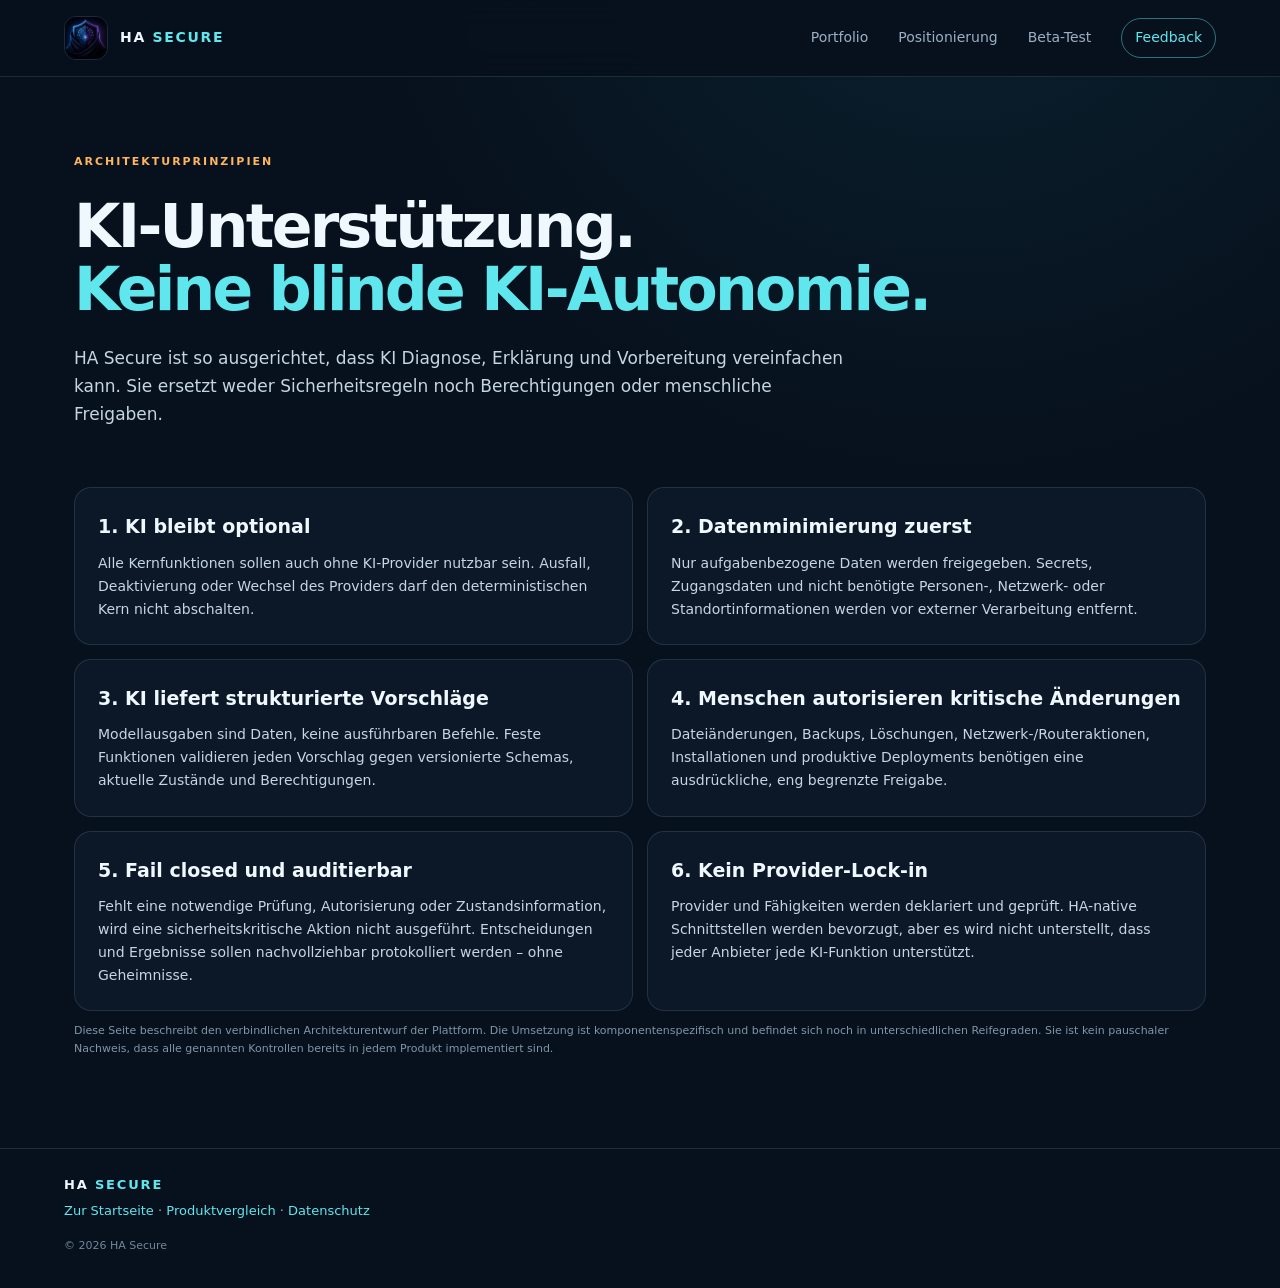
<file: principles.html>
<!doctype html><html lang="de"><head><meta charset="utf-8"><meta name="viewport" content="width=device-width, initial-scale=1"><title>AI & Security Principles – HA Secure</title><meta name="description" content="Die verbindlichen Gestaltungsprinzipien von HA Secure: optionale KI, deterministische Prüfungen, minimale Daten und menschliche Freigabe."><meta name="theme-color" content="#07111d"><link rel="icon" type="image/png" sizes="64x64" href="assets/brand/favicon-64.png"><link rel="stylesheet" href="assets/site.css"><link rel="canonical" href="https://hasecure.github.io/ha-secure-website/principles.html"></head><body><header class="site-header"><a class="brand" href="index.html"><img src="assets/brand/ha-secure-logo-192.png" width="44" height="44" alt="HA Secure"><span>HA <b>SECURE</b></span></a><nav><a href="index.html#portfolio">Portfolio</a><a href="positioning.html">Positionierung</a><a href="beta.html">Beta-Test</a><a class="nav-cta" href="https://github.com/HASecure/ha-secure-website/issues/new?template=feedback.yml">Feedback</a></nav></header><main class="subpage"><section class="subhero"><span class="eyebrow">ARCHITEKTURPRINZIPIEN</span><h1>KI-Unterstützung.<br><span>Keine blinde KI-Autonomie.</span></h1><p>HA Secure ist so ausgerichtet, dass KI Diagnose, Erklärung und Vorbereitung vereinfachen kann. Sie ersetzt weder Sicherheitsregeln noch Berechtigungen oder menschliche Freigaben.</p></section><div class="principle-cards"><article><h2>1. KI bleibt optional</h2><p>Alle Kernfunktionen sollen auch ohne KI-Provider nutzbar sein. Ausfall, Deaktivierung oder Wechsel des Providers darf den deterministischen Kern nicht abschalten.</p></article><article><h2>2. Datenminimierung zuerst</h2><p>Nur aufgabenbezogene Daten werden freigegeben. Secrets, Zugangsdaten und nicht benötigte Personen-, Netzwerk- oder Standortinformationen werden vor externer Verarbeitung entfernt.</p></article><article><h2>3. KI liefert strukturierte Vorschläge</h2><p>Modellausgaben sind Daten, keine ausführbaren Befehle. Feste Funktionen validieren jeden Vorschlag gegen versionierte Schemas, aktuelle Zustände und Berechtigungen.</p></article><article><h2>4. Menschen autorisieren kritische Änderungen</h2><p>Dateiänderungen, Backups, Löschungen, Netzwerk-/Routeraktionen, Installationen und produktive Deployments benötigen eine ausdrückliche, eng begrenzte Freigabe.</p></article><article><h2>5. Fail closed und auditierbar</h2><p>Fehlt eine notwendige Prüfung, Autorisierung oder Zustandsinformation, wird eine sicherheitskritische Aktion nicht ausgeführt. Entscheidungen und Ergebnisse sollen nachvollziehbar protokolliert werden – ohne Geheimnisse.</p></article><article><h2>6. Kein Provider-Lock-in</h2><p>Provider und Fähigkeiten werden deklariert und geprüft. HA-native Schnittstellen werden bevorzugt, aber es wird nicht unterstellt, dass jeder Anbieter jede KI-Funktion unterstützt.</p></article></div><p class="fineprint">Diese Seite beschreibt den verbindlichen Architekturentwurf der Plattform. Die Umsetzung ist komponentenspezifisch und befindet sich noch in unterschiedlichen Reifegraden. Sie ist kein pauschaler Nachweis, dass alle genannten Kontrollen bereits in jedem Produkt implementiert sind.</p></main><footer><div class="footer-brand">HA <b>SECURE</b></div><p><a href="index.html">Zur Startseite</a> · <a href="positioning.html">Produktvergleich</a> · <a href="privacy.html">Datenschutz</a></p><small>© 2026 HA Secure</small></footer></body></html>
</file>
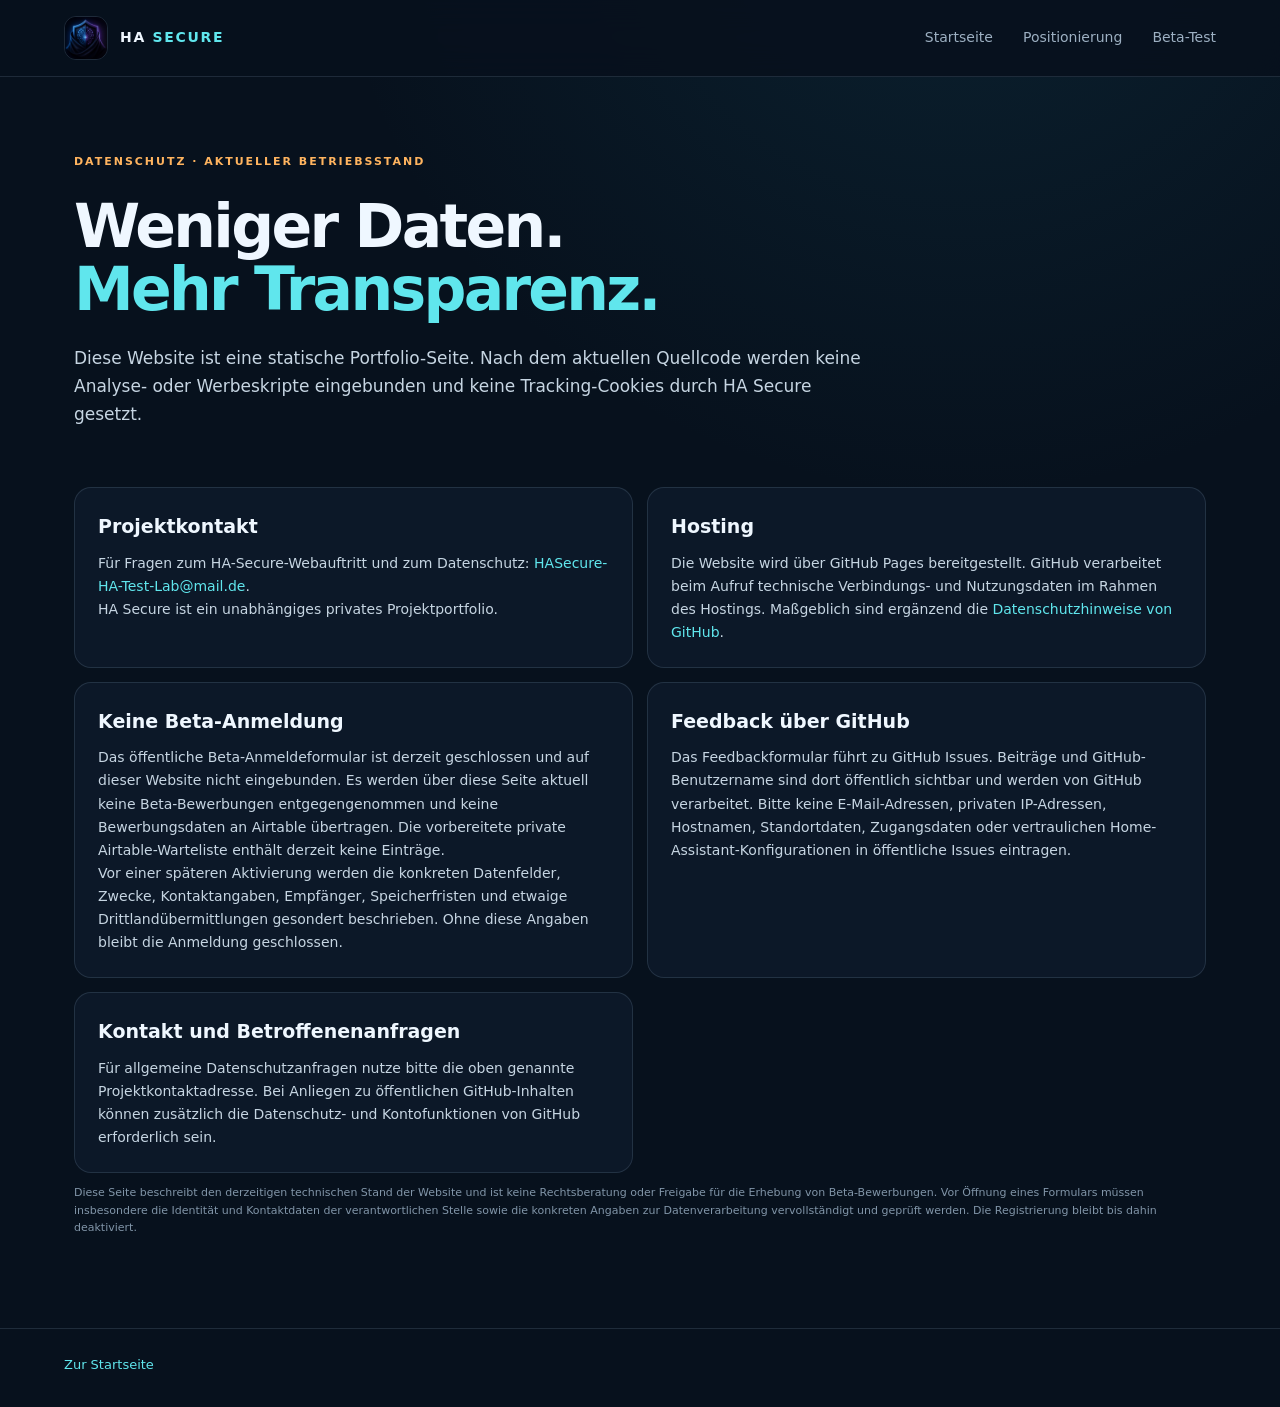
<file: privacy.html>
<!doctype html>
<html lang="de">
<head>
  <meta charset="utf-8"><meta name="viewport" content="width=device-width, initial-scale=1">
  <title>Datenschutz – HA Secure</title>
  <meta name="description" content="Aktuelle Datenschutzinformationen zur statischen HA-Secure-Website und zum geschlossenen Beta-Programm.">
  <meta name="theme-color" content="#07111d">
  <link rel="icon" type="image/png" sizes="64x64" href="assets/brand/favicon-64.png">
  <link rel="stylesheet" href="assets/site.css">
</head>
<body>
<header class="site-header"><a class="brand" href="index.html"><img src="assets/brand/ha-secure-logo-192.png" width="44" height="44" alt="HA Secure"><span>HA <b>SECURE</b></span></a><nav><a href="index.html">Startseite</a><a href="positioning.html">Positionierung</a><a href="beta.html">Beta-Test</a></nav></header>
<main class="subpage">
  <section class="subhero"><span class="eyebrow">DATENSCHUTZ · AKTUELLER BETRIEBSSTAND</span><h1>Weniger Daten.<br><span>Mehr Transparenz.</span></h1><p>Diese Website ist eine statische Portfolio-Seite. Nach dem aktuellen Quellcode werden keine Analyse- oder Werbeskripte eingebunden und keine Tracking-Cookies durch HA Secure gesetzt.</p></section>
  <div class="principle-cards">
    <article><h2>Projektkontakt</h2><p>Für Fragen zum HA-Secure-Webauftritt und zum Datenschutz: <a href="mailto:HASecure-HA-Test-Lab@mail.de">HASecure-HA-Test-Lab@mail.de</a>.</p><p>HA Secure ist ein unabhängiges privates Projektportfolio.</p></article>
    <article><h2>Hosting</h2><p>Die Website wird über GitHub Pages bereitgestellt. GitHub verarbeitet beim Aufruf technische Verbindungs- und Nutzungsdaten im Rahmen des Hostings. Maßgeblich sind ergänzend die <a href="https://docs.github.com/en/site-policy/privacy-policies/github-general-privacy-statement">Datenschutzhinweise von GitHub</a>.</p></article>
    <article><h2>Keine Beta-Anmeldung</h2><p>Das öffentliche Beta-Anmeldeformular ist derzeit geschlossen und auf dieser Website nicht eingebunden. Es werden über diese Seite aktuell keine Beta-Bewerbungen entgegengenommen und keine Bewerbungsdaten an Airtable übertragen. Die vorbereitete private Airtable-Warteliste enthält derzeit keine Einträge.</p><p>Vor einer späteren Aktivierung werden die konkreten Datenfelder, Zwecke, Kontaktangaben, Empfänger, Speicherfristen und etwaige Drittlandübermittlungen gesondert beschrieben. Ohne diese Angaben bleibt die Anmeldung geschlossen.</p></article>
    <article><h2>Feedback über GitHub</h2><p>Das Feedbackformular führt zu GitHub Issues. Beiträge und GitHub-Benutzername sind dort öffentlich sichtbar und werden von GitHub verarbeitet. Bitte keine E-Mail-Adressen, privaten IP-Adressen, Hostnamen, Standortdaten, Zugangsdaten oder vertraulichen Home-Assistant-Konfigurationen in öffentliche Issues eintragen.</p></article>
    <article><h2>Kontakt und Betroffenenanfragen</h2><p>Für allgemeine Datenschutzanfragen nutze bitte die oben genannte Projektkontaktadresse. Bei Anliegen zu öffentlichen GitHub-Inhalten können zusätzlich die Datenschutz- und Kontofunktionen von GitHub erforderlich sein.</p></article>
  </div>
  <p class="fineprint">Diese Seite beschreibt den derzeitigen technischen Stand der Website und ist keine Rechtsberatung oder Freigabe für die Erhebung von Beta-Bewerbungen. Vor Öffnung eines Formulars müssen insbesondere die Identität und Kontaktdaten der verantwortlichen Stelle sowie die konkreten Angaben zur Datenverarbeitung vervollständigt und geprüft werden. Die Registrierung bleibt bis dahin deaktiviert.</p>
</main>
<footer><a href="index.html">Zur Startseite</a></footer>
</body>
</html>
</file>
<file: assets/site.css>
:root{--bg:#07111d;--panel:#0d1b2b;--panel2:#102235;--ink:#eff7ff;--muted:#9db0c2;--line:rgba(174,207,231,.14);--cyan:#60e6ed;--teal:#1fc5bb;--amber:#ffb45f;--shadow:0 18px 55px rgba(0,0,0,.25)}*{box-sizing:border-box}html{scroll-behavior:smooth}body{margin:0;background:radial-gradient(circle at 75% -10%,rgba(25,94,117,.22),transparent 35%),var(--bg);color:var(--ink);font:16px/1.65 Inter,ui-sans-serif,system-ui,-apple-system,BlinkMacSystemFont,"Segoe UI",sans-serif}a{color:var(--cyan);text-decoration:none}a:hover{text-decoration:underline}.site-header{display:flex;align-items:center;justify-content:space-between;gap:24px;padding:16px clamp(18px,5vw,72px);border-bottom:1px solid var(--line);background:rgba(7,17,29,.88);position:sticky;top:0;z-index:5;backdrop-filter:blur(16px)}.brand{display:flex;align-items:center;gap:12px;color:var(--ink);font-weight:800;letter-spacing:.12em;font-size:14px}.brand img{border-radius:12px;border:1px solid var(--line)}.brand b,.footer-brand b{color:var(--cyan)}nav{display:flex;align-items:center;gap:clamp(12px,2.4vw,30px);font-size:14px;color:var(--muted)}nav a{color:var(--muted)}.nav-cta{border:1px solid rgba(96,230,237,.45);padding:7px 13px;border-radius:999px;color:var(--cyan)}main{max-width:1220px;margin:0 auto;padding:0 clamp(18px,4vw,44px)}.hero{padding:76px 0 60px;max-width:900px}.hero-kicker,.eyebrow,.index{font-size:11px;letter-spacing:.18em;font-weight:800;color:var(--amber)}.pulse{display:inline-block;width:7px;height:7px;border-radius:50%;background:var(--teal);margin-right:9px;box-shadow:0 0 15px var(--teal)}h1{font-size:clamp(40px,6.2vw,74px);line-height:1.04;letter-spacing:-.045em;margin:22px 0 24px}h1 span{color:var(--cyan)}.lead-de{font-size:clamp(19px,2.3vw,25px);line-height:1.45;max-width:770px;margin:0 0 7px}.lead-en{font-size:17px;color:var(--muted);max-width:770px;margin:0}.hero-tags{display:flex;gap:9px;flex-wrap:wrap;margin-top:28px}.hero-tags span{padding:6px 11px;border-radius:999px;background:rgba(96,230,237,.07);border:1px solid rgba(96,230,237,.16);color:#bceff0;font-size:12px}.principle-banner{display:grid;grid-template-columns:1.1fr .9fr;gap:10px 40px;padding:28px 30px;border:1px solid rgba(96,230,237,.24);border-radius:18px;background:linear-gradient(120deg,rgba(20,87,100,.26),rgba(16,34,53,.8));box-shadow:var(--shadow);margin-bottom:82px}.principle-banner h2{font-size:clamp(21px,3vw,32px);line-height:1.2;margin:8px 0 0}.principle-banner>p:first-of-type{font-size:18px;color:var(--cyan);align-self:end;margin:0}.principle-detail{grid-column:1/-1;color:var(--muted);margin:4px 0 0}.portfolio-section{padding:0 0 76px}.section-heading{display:flex;align-items:end;justify-content:space-between;gap:30px;margin-bottom:25px}.section-heading h2,.why h2,.feedback h2{font-size:clamp(27px,3.8vw,42px);line-height:1.15;margin:7px 0 0;letter-spacing:-.03em}.section-heading>p{max-width:360px;margin:0;color:var(--muted);font-size:14px}.product-grid{display:grid;grid-template-columns:repeat(2,minmax(0,1fr));gap:15px}.product-card{background:linear-gradient(155deg,rgba(18,39,58,.95),rgba(10,24,38,.96));border:1px solid var(--line);border-radius:17px;padding:20px 21px 18px;box-shadow:var(--shadow);min-width:0}.card-head{display:flex;align-items:center;gap:17px;margin-bottom:14px}.app-icon{width:80px;height:80px;object-fit:contain;border-radius:14px;flex:0 0 auto;box-shadow:0 0 25px rgba(45,202,209,.08)}.card-title{min-width:0}.card-title h3{font-size:20px;line-height:1.2;margin:3px 0 7px}.index{color:var(--amber);font-size:10px}.status{display:inline-block;border:1px solid rgba(255,180,95,.26);border-radius:999px;padding:2px 9px;color:#ffd2a0;font-size:10px;line-height:1.6}.copy p,.usp p{font-size:13px;line-height:1.55;margin:6px 0;color:#e2edf5}.lang{font-weight:800;font-size:10px;letter-spacing:.08em;color:var(--cyan);margin-right:5px}.usp{margin-top:13px;padding-top:12px;border-top:1px solid var(--line)}.usp strong{font-size:10px;letter-spacing:.14em;color:var(--amber)}.usp p{margin:6px 0 0}.usp .muted{color:var(--muted);font-style:italic}.why{padding:42px 0 64px;border-top:1px solid var(--line)}.why-grid{display:grid;grid-template-columns:repeat(3,1fr);gap:16px;margin:22px 0}.why-grid>div{padding:19px;border:1px solid var(--line);border-radius:13px;background:rgba(13,27,43,.72)}.why-grid h3{font-size:16px;margin:0 0 7px}.why-grid p{font-size:13px;color:var(--muted);margin:0}.fineprint{font-size:11px;line-height:1.6;color:#8195a8}.feedback{display:flex;align-items:center;justify-content:space-between;gap:28px;margin:0 0 64px;padding:30px;border-radius:18px;background:linear-gradient(110deg,rgba(20,87,100,.23),rgba(255,180,95,.08));border:1px solid var(--line)}.feedback h2{font-size:26px}.feedback p{font-size:14px;color:#c3d1dc;max-width:690px;margin:11px 0 0}.feedback .muted{color:var(--muted);font-style:italic;margin-top:5px}.button{white-space:nowrap;background:linear-gradient(100deg,#2cbab4,#70e1e8);color:#05121c;padding:12px 17px;border-radius:999px;font-weight:800;font-size:13px;box-shadow:0 8px 25px rgba(44,186,180,.16)}.button:hover{text-decoration:none;filter:brightness(1.08)}footer{border-top:1px solid var(--line);padding:25px clamp(18px,5vw,72px) 32px;color:var(--muted);font-size:13px}footer>p{margin:4px 0 13px}.footer-brand{font-weight:900;letter-spacing:.14em;color:var(--ink)}.footer-links{display:flex;flex-wrap:wrap;gap:18px;margin:14px 0}.footer-links a{color:var(--muted)}footer small{font-size:11px;color:#71869a}.subpage{padding-bottom:80px}.subhero{max-width:860px;padding:70px 0 42px}.subhero h1{font-size:clamp(36px,5vw,60px)}.subhero p{max-width:790px;color:#c6d5e2;font-size:17px}.position-list{display:grid;gap:14px}.position-card,.principle-cards article{padding:23px;border:1px solid var(--line);background:rgba(13,27,43,.85);border-radius:17px}.position-head{display:flex;align-items:center;gap:17px;margin-bottom:15px}.position-head img{border-radius:12px}.position-head h2{margin:3px 0 5px;font-size:23px}.two-col{display:grid;grid-template-columns:1fr 1fr;gap:28px}.two-col h3{font-size:14px;color:var(--cyan);margin:10px 0 5px}.two-col p{color:#c6d5e2;font-size:13px;margin:0}.maturity{font-size:12px;color:#f4c28e;padding-top:12px;border-top:1px solid var(--line);margin:16px 0 0}.sources{margin-top:48px;padding:25px;border:1px solid var(--line);border-radius:15px}.sources h2{font-size:25px;margin:7px 0}.sources ul{padding-left:20px;color:#c8d4de}.sources li{margin:7px 0;font-size:13px}.principle-cards{display:grid;grid-template-columns:repeat(2,minmax(0,1fr));gap:14px}.principle-cards h2{font-size:19px;margin:0 0 9px}.principle-cards p{color:#c6d5e2;font-size:14px;margin:0}@media(max-width:780px){.site-header{align-items:flex-start;padding:12px 16px;flex-wrap:wrap}.site-header nav{width:100%;overflow-x:auto;padding-bottom:3px;gap:18px}.hero{padding:52px 0 42px}.principle-banner{grid-template-columns:1fr;gap:12px;margin-bottom:56px;padding:23px}.principle-detail{grid-column:auto}.section-heading{display:block}.section-heading>p{margin-top:12px}.product-grid{grid-template-columns:1fr}.product-card{padding:18px}.app-icon{width:72px;height:72px}.why-grid{grid-template-columns:1fr}.feedback{display:block;padding:24px}.feedback .button{display:inline-block;margin-top:20px}.two-col,.principle-cards{grid-template-columns:1fr}.position-card{padding:18px}.position-head h2{font-size:20px}}@media(prefers-reduced-motion:reduce){html{scroll-behavior:auto}}.button[aria-disabled="true"]{opacity:.45;cursor:not-allowed;filter:grayscale(.6)}.feedback label{font-size:13px;color:#c3d1dc}.feedback input[type=checkbox]{margin-right:8px}
</file>
